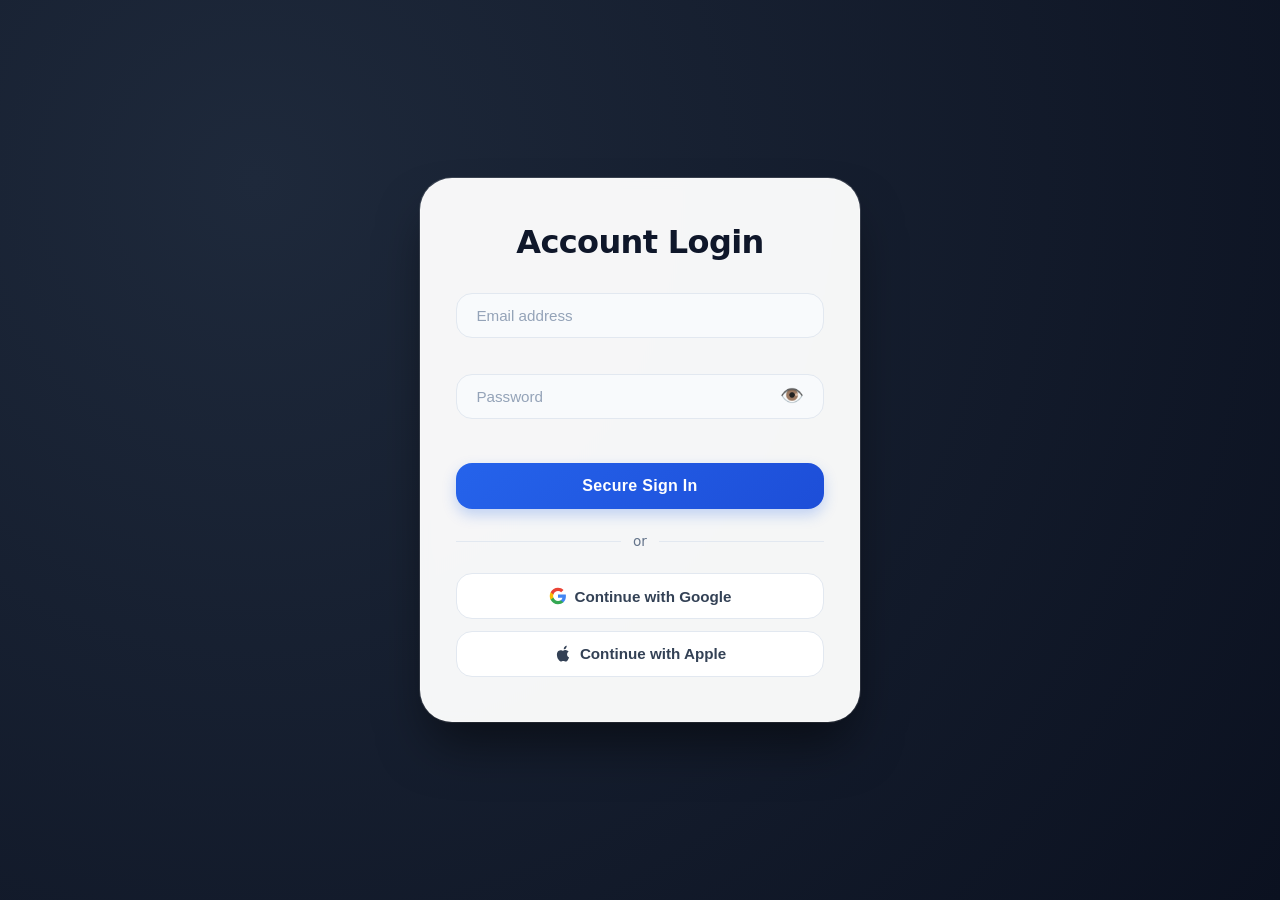
<file: form.html>
<!DOCTYPE html>
<html lang="en">
<head>
    <meta charset="UTF-8">
    <meta name="viewport" content="width=device-width, initial-scale=1.0">
    <title>Premium Login</title>
    <link rel="stylesheet" href="form.css">
</head>
<body class="premium-page">

    <!-- LOGIN MAIN CONTAINER CARD -->
    <main class="premium-card">
        <h2 class="premium-card-title">Account Login</h2>

        <!-- CREDENTIAL AUTH FORM -->
        <form class="premium-form" id="loginForm" novalidate>
            
            <!-- Email Block -->
            <div class="premium-input-row">
                <input type="email" id="email" class="premium-input" placeholder="Email address" required autocomplete="email">
            </div>
            <span id="emailError" class="premium-error" aria-live="polite"></span>

            <!-- Password Block -->
            <div class="premium-input-row">
                <input type="password" id="password" class="premium-input" placeholder="Password" required autocomplete="current-password">
            </div>
            <span id="passError" class="premium-error" aria-live="polite"></span>

            <!-- Submit Execution Action -->
            <button type="submit" id="submit" class="premium-btn">Secure Sign In</button>
        </form>

        <!-- FEDERATED OAUTH PLATFORMS -->
        <div class="premium-divider">or</div>
        
        <div class="premium-social-container">
            <button class="premium-social-btn" type="button" onclick="alert('Google Auth Triggered')">
                <svg width="18" height="18" viewBox="0 0 24 24" fill="none" xmlns="http://w3.org">
                    <path d="M22.56 12.25c0-.78-.07-1.53-.2-2.25H12v4.26h5.92c-.26 1.37-1.04 2.53-2.21 3.31v2.77h3.57c2.08-1.92 3.28-4.74 3.28-8.09z" fill="#4285F4"/>
                    <path d="M12 23c2.97 0 5.46-.98 7.28-2.66l-3.57-2.77c-.98.66-2.23 1.06-3.71 1.06-2.86 0-5.29-1.93-6.16-4.53H2.18v2.84C3.99 20.53 7.7 23 12 23z" fill="#34A853"/>
                    <path d="M5.84 14.09c-.22-.66-.35-1.36-.35-2.09s.13-1.43.35-2.09V7.06H2.18C1.43 8.55 1 10.22 1 12s.43 3.45 1.18 4.94l2.85-2.22.81-.63z" fill="#FBBC05"/>
                    <path d="M12 5.38c1.62 0 3.06.56 4.21 1.64l3.15-3.15C17.45 2.09 14.97 1 12 1 7.7 1 3.99 3.47 2.18 7.06l3.66 2.84c.87-2.6 3.3-4.52 6.16-4.52z" fill="#EA4335"/>
                </svg>
                Continue with Google
            </button>
            <button class="premium-social-btn" type="button" onclick="alert('Apple Auth Triggered')">
                <svg width="18" height="18" viewBox="0 0 24 24" fill="currentColor" xmlns="http://w3.org">
                    <path d="M18.71 19.5c-.83 1.24-1.71 2.45-3.05 2.47-1.34.03-1.77-.79-3.29-.79-1.53 0-2 .77-3.27.82-1.31.05-2.3-1.32-3.14-2.53C4.25 17 2.94 12.45 4.7 9.39c.87-1.52 2.43-2.48 4.12-2.51 1.28-.02 2.5.87 3.29.87.78 0 2.26-1.07 3.81-.91.65.03 2.47.26 3.64 1.98-.09.06-2.17 1.28-2.15 3.81.03 3.02 2.65 4.03 2.68 4.04-.03.07-.42 1.44-1.38 2.83M15.97 4.17c.66-.81 1.11-1.93.99-3.06-1 .04-2.21.67-2.93 1.49-.62.69-1.16 1.84-1.01 2.96 1.12.09 2.27-.57 2.95-1.39z"/>
                </svg>
                Continue with Apple
            </button>
        </div>
    </main>
    <script src="form.js"></script>
  </body>
</html>
</file>
<file: form.css>
/* ============================================================
   PREMIUM TOP-LEVEL CLASS SYSTEM 
   fully self-contained, no ID/attribute over-specificity
   ============================================================ */

/* ----- reset / base (minimal) ----- */
* {
    margin: 0;
    padding: 0;
    box-sizing: border-box;
}

/* ----- global container class (use on body) ----- */
body.premium-page {
    background: radial-gradient(circle at 20% 20%, #1e293b, #0b1120);
    font-family: 'Inter', system-ui, -apple-system, BlinkMacSystemFont, 'Segoe UI', Roboto, sans-serif;
    display: flex;
    justify-content: center;
    align-items: center;
    min-height: 100vh;
    margin: 0;
    padding: 1.5rem;
}

/* ----- main card ----- */
.premium-card {
    width: 100%;
    max-width: 440px;
    background: rgba(255, 255, 255, 0.96);
    backdrop-filter: blur(6px);
    border-radius: 2rem;
    padding: 2.8rem 2.2rem;
    box-shadow: 0 30px 50px -10px rgba(0, 0, 0, 0.5), 0 0 0 1px rgba(255, 255, 255, 0.15);
    border: 1px solid rgba(255, 255, 255, 0.3);
    transition: transform 0.2s ease;
}

/* ----- card title (h2) ----- */
.premium-card-title {
    text-align: center;
    font-size: 2rem;
    font-weight: 800;
    letter-spacing: -0.02em;
    margin-bottom: 2rem;
    color: #0f172a;
}

/* ----- form element ----- */
.premium-form {
    display: block;
    width: 100%;
}

/* ----- input row ----- */
.premium-input-row {
    display: flex;
    align-items: center;
    background: #f8fafc;
    border: 1.5px solid #e2e8f0;
    border-radius: 1rem;
    padding: 0.8rem 1.2rem;
    margin-bottom: 0.25rem;
    position: relative;
    transition: all 0.2s cubic-bezier(0.2, 0, 0, 1);
}

.premium-input-row:focus-within {
    border-color: #2563eb;
    background: #ffffff;
    box-shadow: 0 0 0 4px rgba(37, 99, 235, 0.12);
}

/* ----- input field ----- */
.premium-input {
    border: none;
    background: transparent;
    width: 100%;
    outline: none;
    font-size: 0.95rem;
    font-weight: 500;
    color: #0f172a;
    padding-right: 2.2rem; /* space for toggle icon */
}

.premium-input::placeholder {
    color: #94a3b8;
    font-weight: 400;
}

/* ----- password toggle icon (dynamic) ----- */
.premium-toggle-icon {
    position: absolute;
    right: 1.2rem;
    cursor: pointer;
    color: #64748b;
    font-size: 1.2rem;
    line-height: 1;
    user-select: none;
    transition: color 0.15s;
    background: transparent;
    border: none;
    padding: 0;
}

.premium-toggle-icon:hover {
    color: #2563eb;
}

/* ----- error text ----- */
.premium-error {
    color: #dc2626;
    font-size: 0.75rem;
    font-weight: 500;
    display: block;
    min-height: 1.4rem;
    padding-left: 0.4rem;
    margin-bottom: 0.6rem;
    letter-spacing: 0.01em;
}

/* ----- submit button ----- */
.premium-btn {
    width: 100%;
    padding: 0.9rem 1.5rem;
    margin-top: 0.5rem;
    background: linear-gradient(135deg, #2563eb, #1d4ed8);
    color: #ffffff;
    border: none;
    border-radius: 1rem;
    font-size: 1rem;
    font-weight: 600;
    cursor: pointer;
    box-shadow: 0 6px 14px rgba(37, 99, 235, 0.25);
    transition: all 0.2s ease;
    letter-spacing: 0.3px;
}

.premium-btn:hover {
    background: linear-gradient(135deg, #1d4ed8, #1e40af);
    box-shadow: 0 8px 20px rgba(37, 99, 235, 0.35);
    transform: translateY(-1px);
}

.premium-btn:active {
    transform: translateY(0);
}

.premium-btn:disabled {
    background: #cbd5e1;
    color: #94a3b8;
    box-shadow: none;
    transform: none;
    cursor: not-allowed;
}

/* ----- social federated login partition ----- */
.premium-divider {
    display: flex;
    align-items: center;
    text-align: center;
    margin: 1.5rem 0;
    color: #64748b;
    font-size: 0.85rem;
    font-weight: 500;
}

.premium-divider::before,
.premium-divider::after {
    content: '';
    flex: 1;
    border-bottom: 1px solid #e2e8f0;
}

.premium-divider:not(:empty)::before {
    margin-right: .75rem;
}

.premium-divider:not(:empty)::after {
    margin-left: .75rem;
}

.premium-social-container {
    display: flex;
    flex-direction: column;
    gap: 0.75rem;
}

.premium-social-btn {
    display: flex;
    align-items: center;
    justify-content: center;
    gap: 0.5rem;
    width: 100%;
    padding: 0.8rem 1.5rem;
    background: #ffffff;
    color: #334155;
    border: 1.5px solid #e2e8f0;
    border-radius: 1rem;
    font-size: 0.95rem;
    font-weight: 600;
    cursor: pointer;
    transition: all 0.2s ease;
}

.premium-social-btn:hover {
    background: #f8fafc;
    border-color: #cbd5e1;
}

/* ============================================================
   responsive fine-tuning
   ============================================================ */
@media (max-width: 480px) {
    .premium-card {
        padding: 2rem 1.2rem;
        border-radius: 1.5rem;
    }
    .premium-card-title {
        font-size: 1.6rem;
    }
    .premium-input-row {
        padding: 0.65rem 1rem;
    }
    .premium-btn {
        font-size: 0.95rem;
        padding: 0.8rem 1rem;
    }
}
</file>
